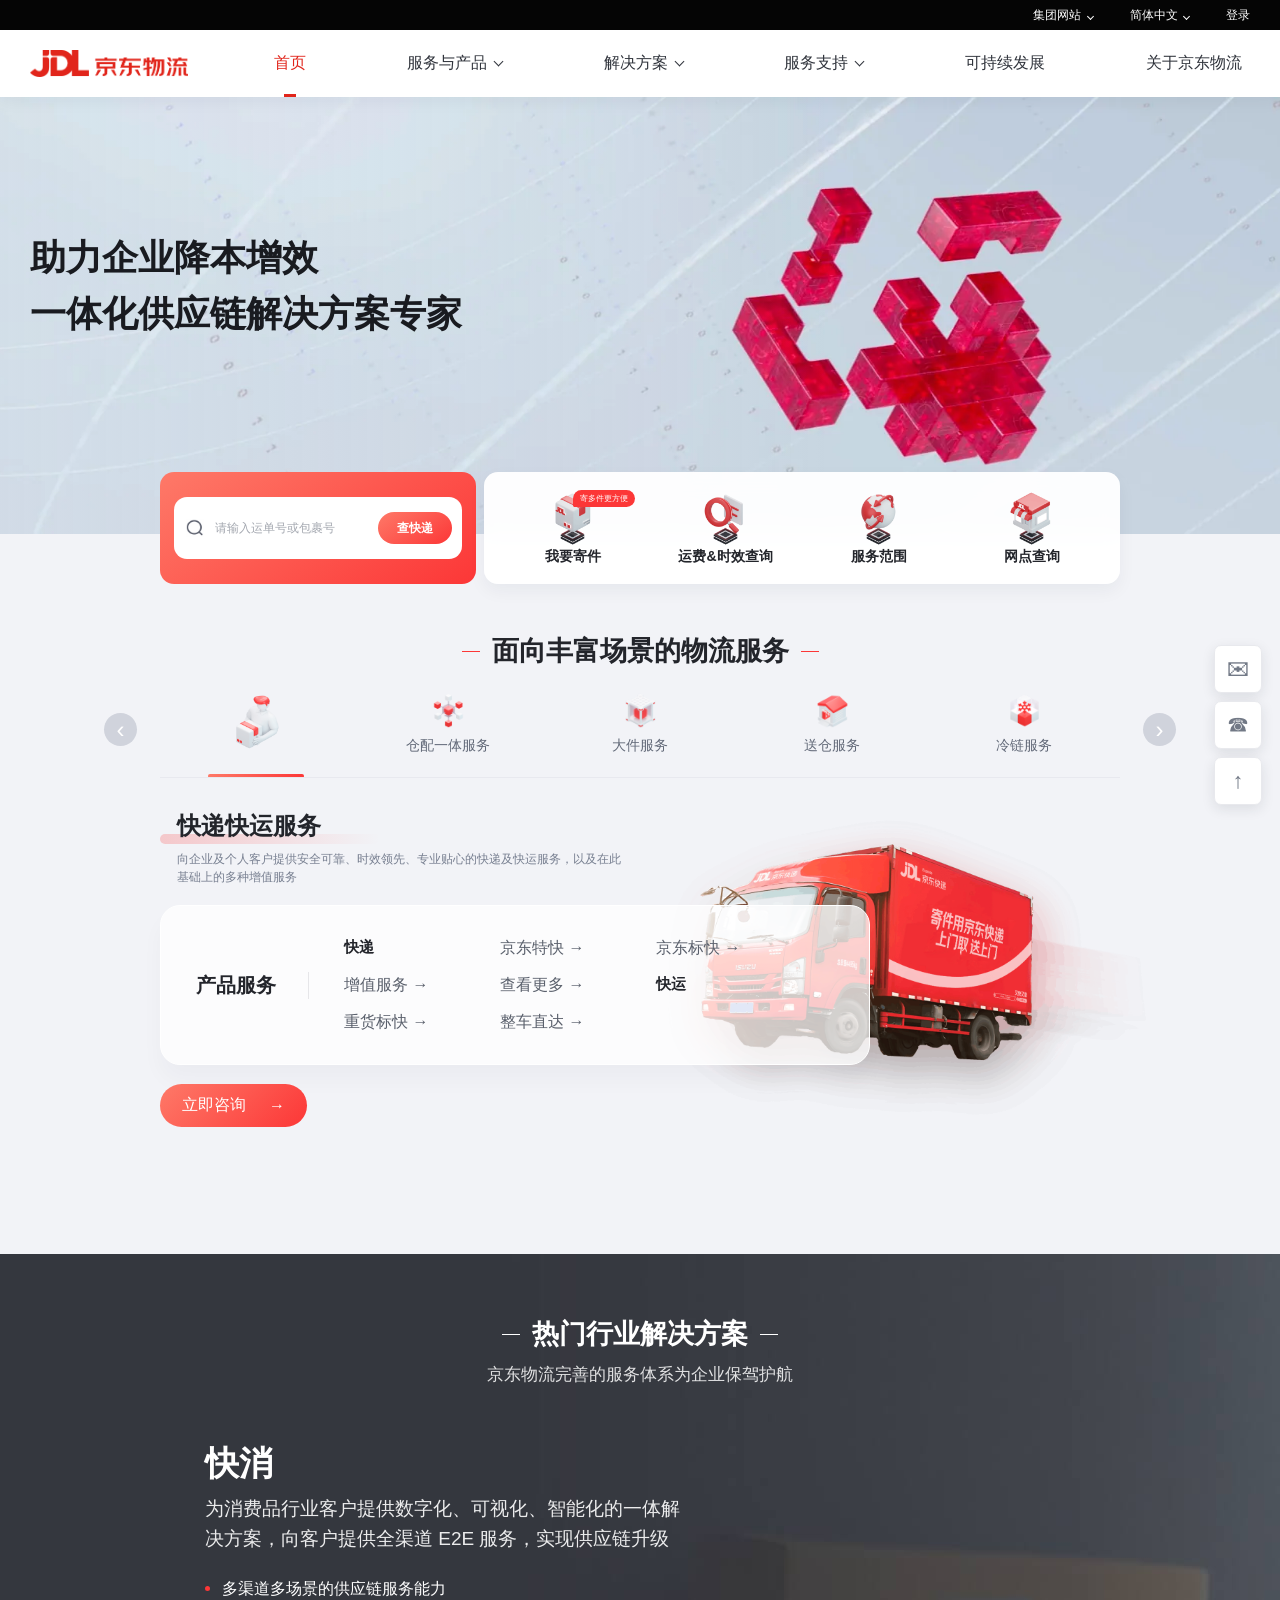
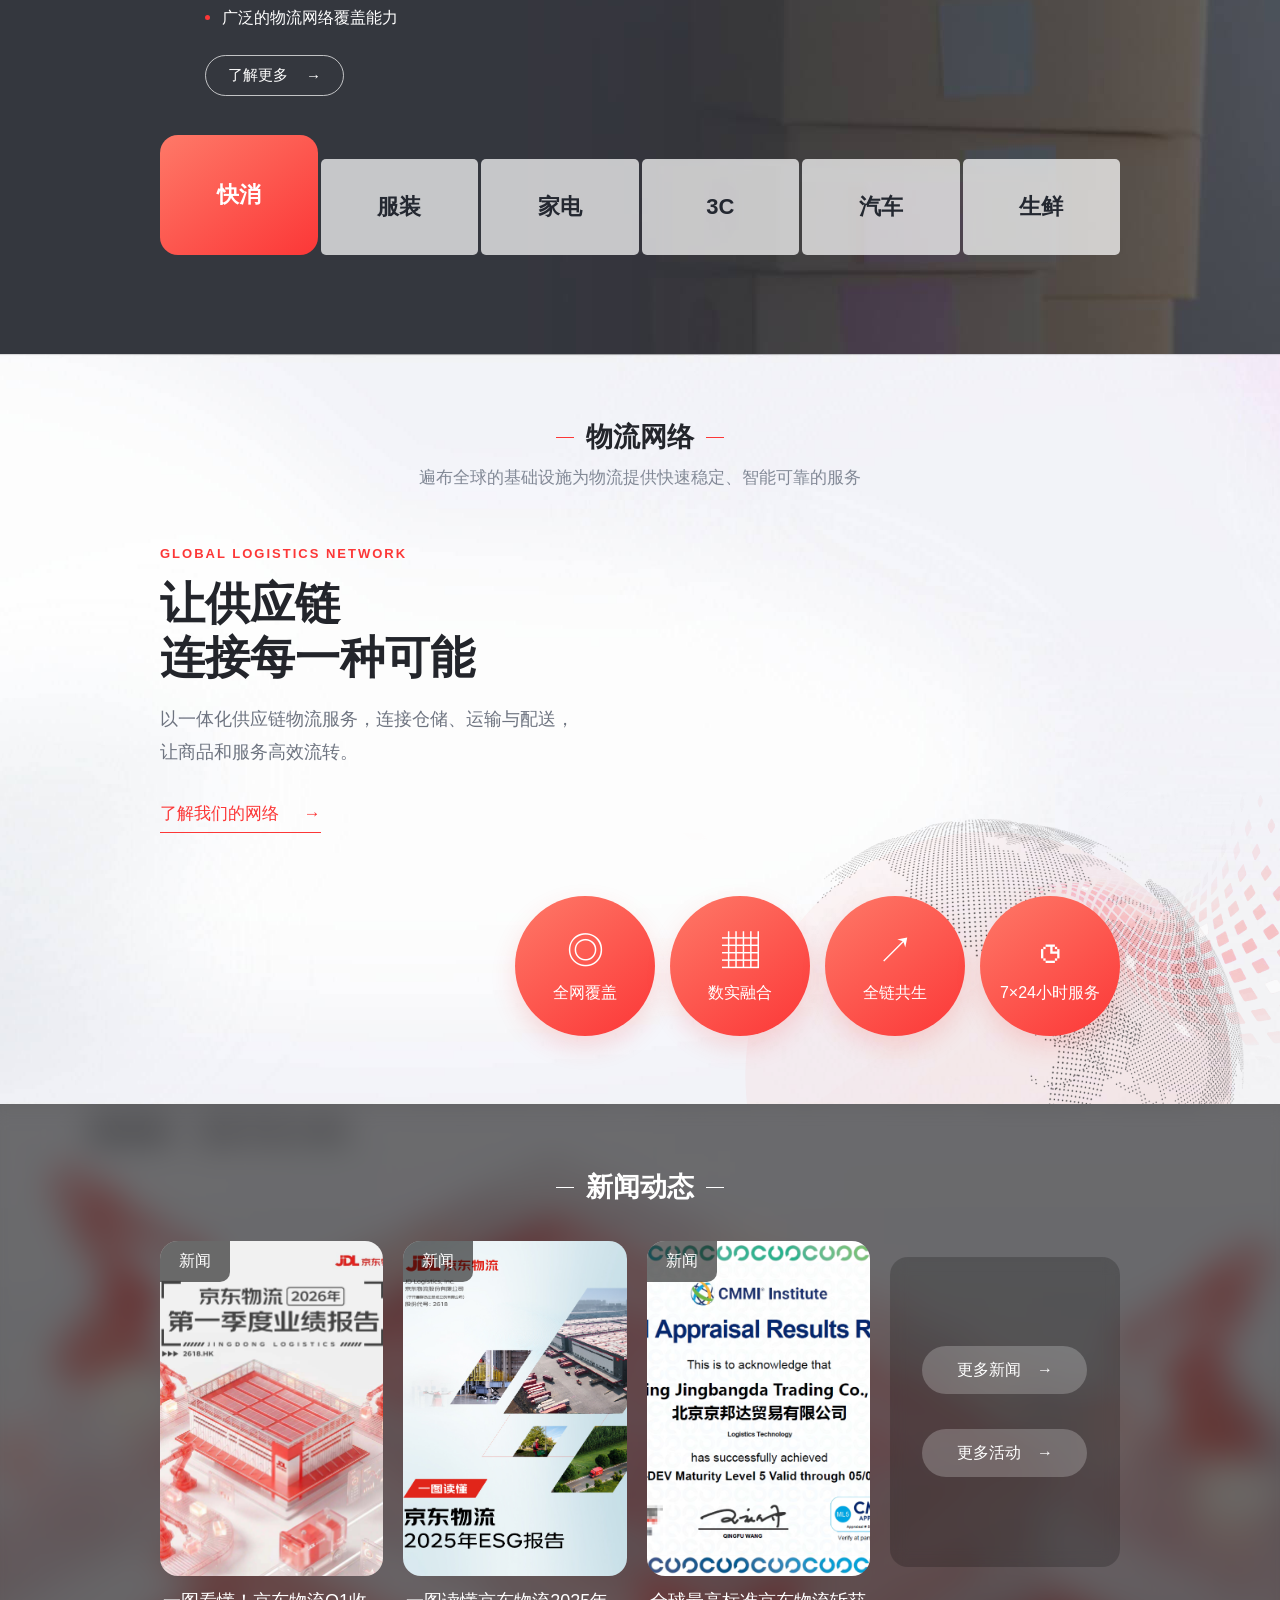
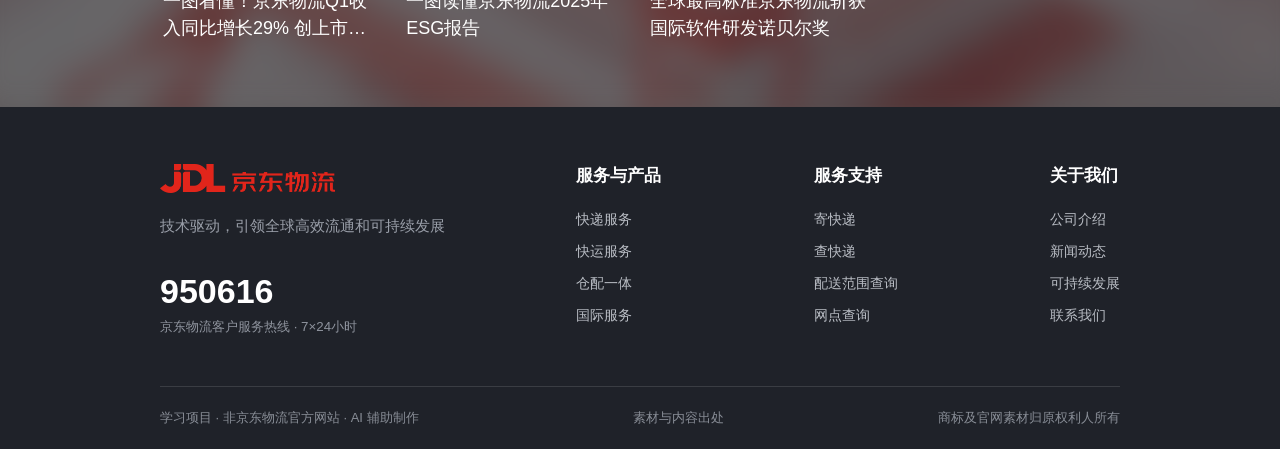
<file: index.html>
<!doctype html>
<html lang="zh-CN">
<head>
  <meta charset="utf-8">
  <meta name="viewport" content="width=device-width, initial-scale=1">
  <meta name="description" content="京东物流官方网站首页视觉复刻：物流服务、行业解决方案、运单查询与新闻动态。">
  <meta name="robots" content="noindex,nofollow">
  <title>京东物流｜省心高效</title>
  <link rel="icon" href="assets/logo.png">
  <link rel="stylesheet" href="styles.css">
  <link rel="stylesheet" href="calibration.css">
</head>
<body>
  <header class="site-header" id="top">
    <div class="topbar"><div class="header-width"><a href="https://www.jd.com/">集团网站 <i class="chevron"></i></a><span>简体中文 <i class="chevron"></i></span><a href="https://www.jdl.com/login">登录</a></div></div>
    <div class="header-inner header-width">
      <a class="brand" href="#top" aria-label="京东物流首页"><img src="assets/logo.png" alt="京东物流"></a>
      <button class="menu-toggle" type="button" aria-label="展开导航" aria-expanded="false"><span></span><span></span><span></span></button>
      <nav class="main-nav" aria-label="主导航">
        <a class="nav-item active" href="#top">首页</a>
        <div class="nav-group">
          <button class="nav-item nav-trigger" type="button" aria-expanded="false">服务与产品 <i class="chevron"></i></button>
          <div class="mega-menu">
            <div class="mega-inner container">
              <div><h3>企业服务</h3><p>物流服务</p><a href="https://www.jdl.com/express/">快递服务</a><a href="https://www.jdl.com/freight/">快运服务</a><a href="https://www.jdl.com/supplyChain/">仓配一体</a><a href="https://www.jdl.com/bulky/">大件服务</a></div>
              <div><h3>&nbsp;</h3><p>&nbsp;</p><a href="https://www.jdl.com/reachWarehouse/">送仓服务</a><a href="https://www.jdl.com/coldChain/">冷链服务</a><a href="https://www.jdl.com/medicine/">医药服务</a><a href="https://www.jdl.com/crossBorder/">国际服务</a></div>
              <div><h3>物流科技</h3><p>技术驱动</p><a href="https://www.jdl.com/technology/intelligentWarehouse/">智能仓储</a><a href="https://www.jdl.com/technology/intelligentPark/">智能物流园区</a><a href="https://www.jdl.com/technology/digitizedSupplyChain/">数智化供应链</a></div>
              <div><h3>个人服务</h3><p>便捷寄递</p><a href="https://www.jdl.com/express/">寄快递</a><a href="https://www.jdl.com/freight/">发重货</a><a href="https://www.jdl.com/crossBorder/">寄国际</a><a href="https://www.jdl.com/servicePlus/">找服务</a></div>
            </div>
          </div>
        </div>
        <div class="nav-group">
          <button class="nav-item nav-trigger" type="button" aria-expanded="false">解决方案 <i class="chevron"></i></button>
          <div class="mega-menu compact"><div class="mega-inner container"><div><h3>行业解决方案</h3><a href="https://www.jdl.com/consumerGoods/">消费品</a><a href="https://www.jdl.com/digital/">3C</a><a href="https://www.jdl.com/furnishings/">大家居</a></div><div><h3>&nbsp;</h3><a href="https://www.jdl.com/dress/">服饰</a><a href="https://www.jdl.com/homeAppliances/">家电</a><a href="https://www.jdl.com/carService/">汽车</a></div><div><h3>成功案例</h3><a href="https://www.jdl.com/solution/consumerGoods/">消费品行业</a><a href="https://www.jdl.com/solution/industrialProducts/">工业品行业</a><a href="https://www.jdl.com/solution/vehicle/">汽车行业</a></div></div></div>
        </div>
        <div class="nav-group">
          <button class="nav-item nav-trigger" type="button" aria-expanded="false">服务支持 <i class="chevron"></i></button>
          <div class="mega-menu compact"><div class="mega-inner container"><div><h3>寄件服务</h3><a href="https://www.jdl.com/send/sendSingleEntry/?isCnet=1">个人寄件</a><a href="https://www.jdl.com/cnetRoute/batchIndex">批量下单</a></div><div><h3>查询服务</h3><a href="https://www.jdl.com/orderSearch">运单查询</a><a href="https://www.jdl.com/aging-page">运费时效查询</a><a href="https://www.jdl.com/network">网点查询</a></div><div><h3>商家服务</h3><a href="https://wl.jdl.com/">商家工作台</a><a href="https://cloud.jdl.com/">开放平台</a></div></div></div>
        </div>
        <a class="nav-item" href="https://www.jdl.com/esg/">可持续发展</a>
        <a class="nav-item" href="https://www.jdl.com/profile/">关于京东物流</a>
      </nav>
    </div>
  </header>

  <main>
    <section class="hero" aria-labelledby="hero-title">
      <div class="hero-image"></div><div class="hero-wash"></div>
      <div class="header-width hero-content"><p class="hero-kicker">京东物流 · 让世界智慧流动</p><h1 id="hero-title">助力企业降本增效<br>一体化供应链解决方案专家</h1><p class="hero-subtitle">以技术驱动供应链创新，让每一份托付都安心抵达</p><a class="outline-button" href="https://www.jdl.com/profile/">了解京东物流 <span>↗</span></a></div>
      <div class="hero-pagination" aria-label="首页轮播图"><button type="button" class="on" aria-label="第1张轮播图"></button><button type="button" aria-label="第2张轮播图"></button><button type="button" aria-label="第3张轮播图"></button></div>
    </section>

    <section class="waybill container" aria-label="快捷服务">
      <form class="waybill-search" id="waybill-form"><label for="waybill-number">查快递</label><div class="search-box"><img src="assets/icon-search.png" alt=""><input id="waybill-number" type="text" placeholder="请输入运单号或包裹号" autocomplete="off"><button class="clear-input" type="button" aria-label="清空运单号">×</button></div><div class="search-bottom"><span id="search-error" role="alert"></span><button class="search-submit" type="submit">查快递 <span>→</span></button></div></form>
      <div class="quick-links"><a href="https://www.jdl.com/send/sendSingleEntry/?isCnet=1"><img src="assets/icon-send.png" alt=""><span>我要寄件</span><em>寄多件更方便</em></a><a href="https://www.jdl.com/aging-page"><img src="assets/icon-aging.png" alt=""><span>运费&时效查询</span></a><a href="https://www.jdl.com/serve-range"><img src="assets/icon-serve.png" alt=""><span>服务范围</span></a><a href="https://www.jdl.com/network"><img src="assets/icon-network.png" alt=""><span>网点查询</span></a></div>
    </section>

    <section class="services" id="services"><div class="container"><h2 class="section-title">面向丰富场景的物流服务</h2><div class="service-tabs-wrap"><button class="tab-arrow left" type="button" aria-label="上一组服务">‹</button><div class="service-tabs" role="tablist" aria-label="物流服务类型"></div><button class="tab-arrow right" type="button" aria-label="下一组服务">›</button></div><div class="service-detail"><div class="service-copy"><div class="service-heading"><h3 id="service-title"></h3><p id="service-desc"></p></div><div class="service-card"><div class="card-label">产品服务</div><div class="service-products" id="service-products"></div></div><a class="red-button" id="service-link" href="https://www.jdl.com/express/">立即咨询 <span>→</span></a></div><img class="service-visual" src="assets/visual-express.png" alt="京东物流服务展示"></div></div></section>

    <section class="solutions" id="solutions"><div class="solutions-backdrop"></div><div class="container solutions-inner"><h2 class="section-title light">热门行业解决方案</h2><p class="section-subtitle light">京东物流完善的服务体系为企业保驾护航</p><div class="solution-copy"><h3 id="solution-title"></h3><p id="solution-desc"></p><ul id="solution-features"></ul><a id="solution-link" href="https://www.jdl.com/consumerGoods/">了解更多 <span>→</span></a></div><div class="solution-tabs" role="tablist" aria-label="行业解决方案"></div></div></section>

    <section class="network" id="network"><div class="container"><h2 class="section-title">物流网络</h2><p class="section-subtitle">遍布全球的基础设施为物流提供快速稳定、智能可靠的服务</p><div class="network-body"><div class="network-message"><span class="eyebrow">GLOBAL LOGISTICS NETWORK</span><h3>让供应链<br>连接每一种可能</h3><p>以一体化供应链物流服务，连接仓储、运输与配送，让商品和服务高效流转。</p><a href="https://www.jdl.com/profile/">了解我们的网络 <span>→</span></a></div><div class="network-features"><div><span>◎</span>全网覆盖</div><div><span>▦</span>数实融合</div><div><span>↗</span>全链共生</div><div><span>◷</span>7×24小时服务</div></div></div></div></section>

    <section class="news" id="news"><div class="news-backdrop"></div><div class="container news-inner"><h2 class="section-title light">新闻动态</h2><div class="news-grid"><a class="news-card" href="https://www.jdl.com/news/7633-content03331"><div class="news-picture"><img src="assets/news1.jpg" alt="京东物流一季度业绩新闻"><span>新闻</span></div><h3>一图看懂！京东物流Q1收入同比增长29% 创上市以来一季度最佳利润表现</h3></a><a class="news-card" href="https://www.jdl.com/news/7577-content03313"><div class="news-picture"><img src="assets/news2.jpg" alt="京东物流ESG报告新闻"><span>新闻</span></div><h3>一图读懂京东物流2025年ESG报告</h3></a><a class="news-card" href="https://www.jdl.com/news/7569-content03307"><div class="news-picture"><img src="assets/news3.jpg" alt="京东物流国际奖项新闻"><span>新闻</span></div><h3>全球最高标准京东物流斩获国际软件研发诺贝尔奖</h3></a><div class="news-more"><a href="https://www.jdl.com/news/list">更多新闻 <span>→</span></a><a href="https://www.jdl.com/activities">更多活动 <span>→</span></a></div></div></div></section>
  </main>

  <footer class="footer"><div class="container"><div class="footer-top"><div class="footer-contact"><img src="assets/logo.png" alt="京东物流"><p>技术驱动，引领全球高效流通和可持续发展</p><strong>950616</strong><small>京东物流客户服务热线 · 7×24小时</small></div><div class="footer-links"><div><h3>服务与产品</h3><a href="https://www.jdl.com/express/">快递服务</a><a href="https://www.jdl.com/freight/">快运服务</a><a href="https://www.jdl.com/supplyChain/">仓配一体</a><a href="https://www.jdl.com/crossBorder/">国际服务</a></div><div><h3>服务支持</h3><a href="https://www.jdl.com/send/sendSingleEntry/">寄快递</a><a href="https://www.jdl.com/orderSearch">查快递</a><a href="https://www.jdl.com/serve-range">配送范围查询</a><a href="https://www.jdl.com/network">网点查询</a></div><div><h3>关于我们</h3><a href="https://www.jdl.com/profile/">公司介绍</a><a href="https://www.jdl.com/news/list">新闻动态</a><a href="https://www.jdl.com/esg/">可持续发展</a><a href="https://www.jdl.com/contactUs">联系我们</a></div></div></div><div class="footer-bottom"><span>学习项目 · 非京东物流官方网站 · AI 辅助制作</span><a href="sources.html">素材与内容出处</a><span>商标及官网素材归原权利人所有</span></div></div></footer>
  <div class="float-actions"><a href="https://www.jdl.com/contactUs" title="联系京东物流">✉<span>合作咨询</span></a><a href="tel:950616" title="客服热线">☎<span>950616</span></a><button type="button" id="back-top" title="返回顶部">↑</button></div>
  <script src="app.js"></script>
</body>
</html>
</file>
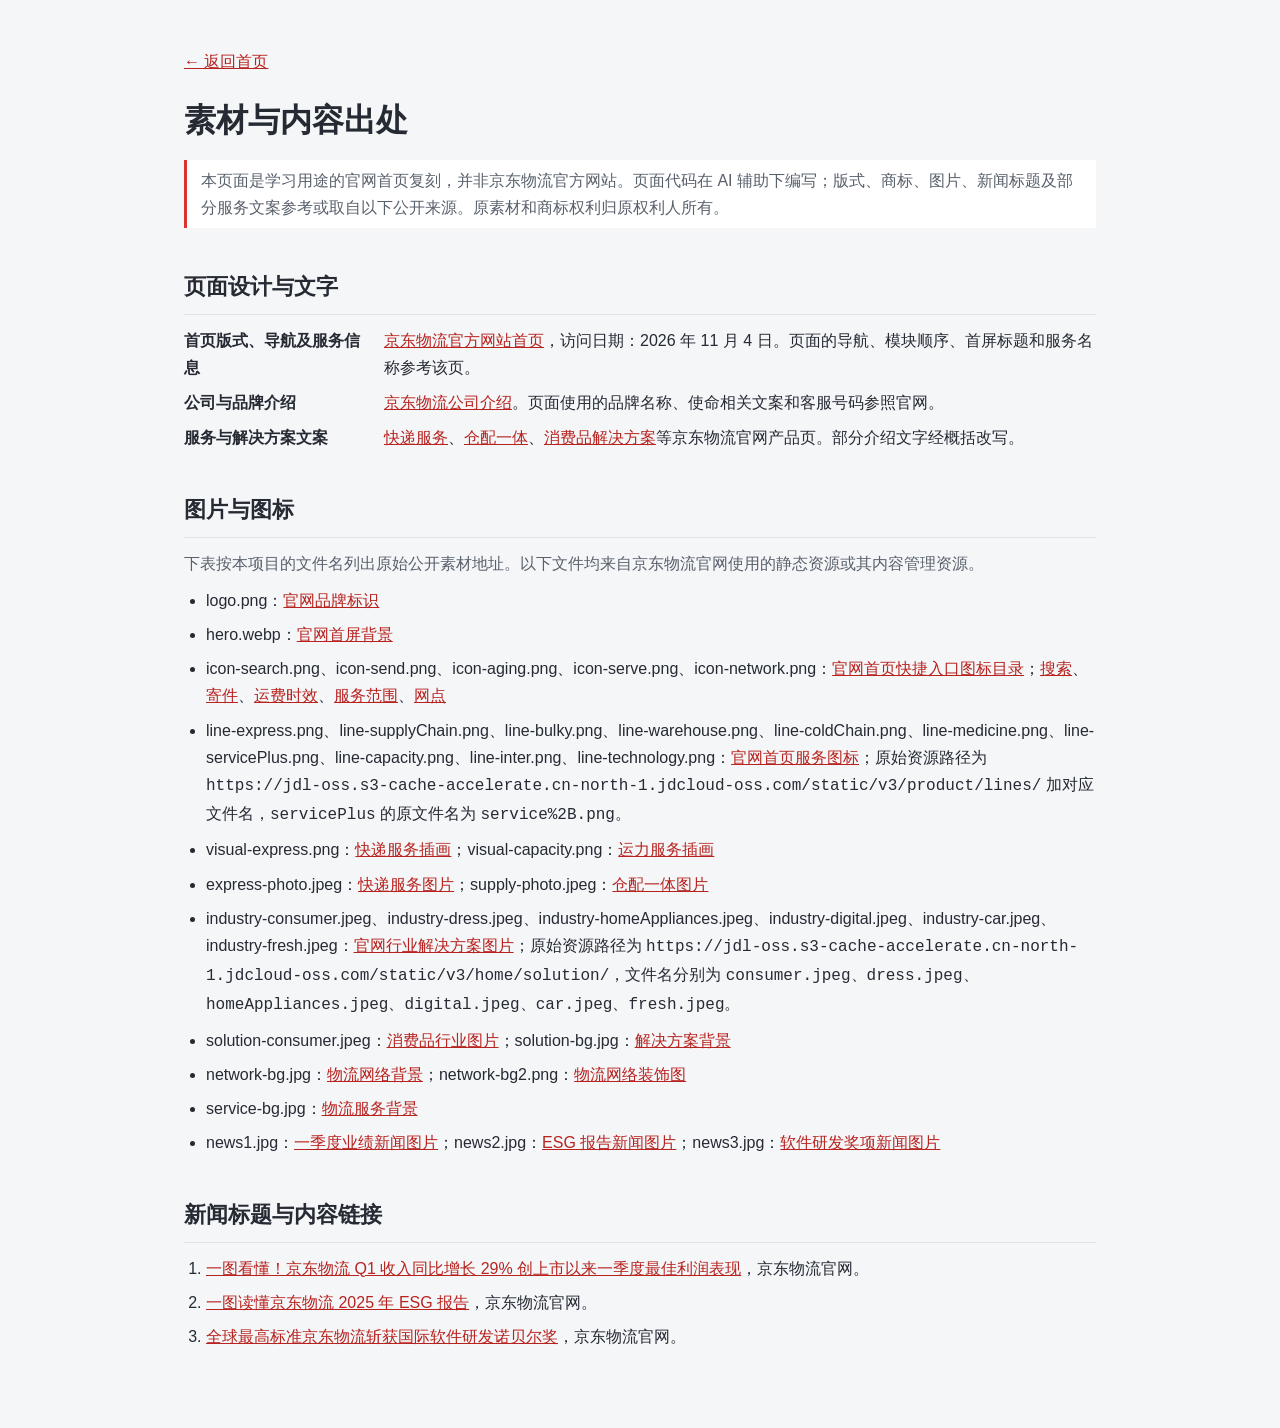
<file: sources.html>
<!doctype html>
<html lang="zh-CN">
<head>
  <meta charset="utf-8">
  <meta name="viewport" content="width=device-width, initial-scale=1">
  <meta name="robots" content="noindex,nofollow">
  <title>素材与内容出处｜京东物流首页复刻</title>
  <style>
    *{box-sizing:border-box}body{margin:0;background:#f5f6f8;color:#252a33;font:16px/1.7 "Microsoft YaHei",Arial,sans-serif}
    main{max-width:960px;margin:auto;padding:48px 24px 80px}h1{font-size:32px;line-height:1.3;margin:0 0 18px}h2{font-size:22px;margin:40px 0 12px;border-bottom:1px solid #dfe2e7;padding-bottom:8px}
    p{margin:10px 0;color:#59616c}a{color:#b72420;overflow-wrap:anywhere}a:hover{text-decoration:none}
    .back{display:inline-block;margin-bottom:25px}.source-list{padding-left:22px;margin:8px 0}.source-list li{margin:7px 0}
    .group{display:grid;grid-template-columns:180px 1fr;gap:8px 20px;margin:12px 0}.group dt{font-weight:700}.group dd{margin:0}
    .note{border-left:3px solid #dc332d;padding:7px 14px;background:#fff}
    @media(max-width:640px){main{padding:28px 16px 60px}h1{font-size:27px}.group{display:block}.group dt{margin-top:12px}}
  </style>
</head>
<body>
  <main>
    <a class="back" href="index.html">← 返回首页</a>
    <h1>素材与内容出处</h1>
    <p class="note">本页面是学习用途的官网首页复刻，并非京东物流官方网站。页面代码在 AI 辅助下编写；版式、商标、图片、新闻标题及部分服务文案参考或取自以下公开来源。原素材和商标权利归原权利人所有。</p>

    <h2>页面设计与文字</h2>
    <dl class="group">
      <dt>首页版式、导航及服务信息</dt><dd><a href="https://www.jdl.com/">京东物流官方网站首页</a>，访问日期：2026 年 11 月 4 日。页面的导航、模块顺序、首屏标题和服务名称参考该页。</dd>
      <dt>公司与品牌介绍</dt><dd><a href="https://www.jdl.com/profile/">京东物流公司介绍</a>。页面使用的品牌名称、使命相关文案和客服号码参照官网。</dd>
      <dt>服务与解决方案文案</dt><dd><a href="https://www.jdl.com/express/">快递服务</a>、<a href="https://www.jdl.com/supplyChain/">仓配一体</a>、<a href="https://www.jdl.com/consumerGoods/">消费品解决方案</a>等京东物流官网产品页。部分介绍文字经概括改写。</dd>
    </dl>

    <h2>图片与图标</h2>
    <p>下表按本项目的文件名列出原始公开素材地址。以下文件均来自京东物流官网使用的静态资源或其内容管理资源。</p>
    <ul class="source-list">
      <li>logo.png：<a href="https://jdl-oss.s3-cache-accelerate.cn-north-1.jdcloud-oss.com/static/images/home/logo-s.png">官网品牌标识</a></li>
      <li>hero.webp：<a href="https://jdl-oss.s3-cache-accelerate.cn-north-1.jdcloud-oss.com/static/video/logistic/static_video_logistic_homeBanner.webp">官网首屏背景</a></li>
      <li>icon-search.png、icon-send.png、icon-aging.png、icon-serve.png、icon-network.png：<a href="https://jdl-oss.s3-cache-accelerate.cn-north-1.jdcloud-oss.com/static/v3/home/">官网首页快捷入口图标目录</a>；<a href="https://jdl-oss.s3-cache-accelerate.cn-north-1.jdcloud-oss.com/static/v3/home/icon-search.png">搜索</a>、<a href="https://jdl-oss.s3-cache-accelerate.cn-north-1.jdcloud-oss.com/static/v3/home/icon-send.png">寄件</a>、<a href="https://jdl-oss.s3-cache-accelerate.cn-north-1.jdcloud-oss.com/static/v3/home/icon-aging.png">运费时效</a>、<a href="https://jdl-oss.s3-cache-accelerate.cn-north-1.jdcloud-oss.com/static/v3/home/icon-serve.png">服务范围</a>、<a href="https://jdl-oss.s3-cache-accelerate.cn-north-1.jdcloud-oss.com/static/v3/home/icon-network.png">网点</a></li>
      <li>line-express.png、line-supplyChain.png、line-bulky.png、line-warehouse.png、line-coldChain.png、line-medicine.png、line-servicePlus.png、line-capacity.png、line-inter.png、line-technology.png：<a href="https://www.jdl.com/">官网首页服务图标</a>；原始资源路径为 <code>https://jdl-oss.s3-cache-accelerate.cn-north-1.jdcloud-oss.com/static/v3/product/lines/</code> 加对应文件名，<code>servicePlus</code> 的原文件名为 <code>service%2B.png</code>。</li>
      <li>visual-express.png：<a href="https://jdl-oss.s3-cache-accelerate.cn-north-1.jdcloud-oss.com/static/v4/home/service/express.png">快递服务插画</a>；visual-capacity.png：<a href="https://jdl-oss.s3-cache-accelerate.cn-north-1.jdcloud-oss.com/static/v4/home/service/capacity.png">运力服务插画</a></li>
      <li>express-photo.jpeg：<a href="https://jdl-oss.s3-cache-accelerate.cn-north-1.jdcloud-oss.com/static/v3/product/express/express-pc.jpeg">快递服务图片</a>；supply-photo.jpeg：<a href="https://jdl-oss.s3-cache-accelerate.cn-north-1.jdcloud-oss.com/static/v3/product/supplyChain/supply-chain-pc.jpeg">仓配一体图片</a></li>
      <li>industry-consumer.jpeg、industry-dress.jpeg、industry-homeAppliances.jpeg、industry-digital.jpeg、industry-car.jpeg、industry-fresh.jpeg：<a href="https://www.jdl.com/">官网行业解决方案图片</a>；原始资源路径为 <code>https://jdl-oss.s3-cache-accelerate.cn-north-1.jdcloud-oss.com/static/v3/home/solution/</code>，文件名分别为 <code>consumer.jpeg</code>、<code>dress.jpeg</code>、<code>homeAppliances.jpeg</code>、<code>digital.jpeg</code>、<code>car.jpeg</code>、<code>fresh.jpeg</code>。</li>
      <li>solution-consumer.jpeg：<a href="https://jdl-oss.s3-cache-accelerate.cn-north-1.jdcloud-oss.com/static/v3/home/solution/consumer-small.jpeg">消费品行业图片</a>；solution-bg.jpg：<a href="https://jdl-oss.s3-cache-accelerate.cn-north-1.jdcloud-oss.com/static/v3/home/solution/solutions-big-bg.jpg">解决方案背景</a></li>
      <li>network-bg.jpg：<a href="https://jdl-oss.s3-cache-accelerate.cn-north-1.jdcloud-oss.com/static/v3/home/network/network-bg.jpg">物流网络背景</a>；network-bg2.png：<a href="https://jdl-oss.s3-cache-accelerate.cn-north-1.jdcloud-oss.com/static/v3/home/network/network-bg2.png">物流网络装饰图</a></li>
      <li>service-bg.jpg：<a href="https://jdl-oss.s3-cache-accelerate.cn-north-1.jdcloud-oss.com/static/v3/home/service/service-big-bg.jpg">物流服务背景</a></li>
      <li>news1.jpg：<a href="https://jdl-cms-pro.s3-cache-accelerate.cn-north-1.jdcloud-oss.com/image-1778584332412.jpg">一季度业绩新闻图片</a>；news2.jpg：<a href="https://jdl-cms-pro.s3-cache-accelerate.cn-north-1.jdcloud-oss.com/image-1777116909686.jpg">ESG 报告新闻图片</a>；news3.jpg：<a href="https://jdl-cms-pro.s3-cache-accelerate.cn-north-1.jdcloud-oss.com/image-1777084969983.jpg">软件研发奖项新闻图片</a></li>
    </ul>

    <h2>新闻标题与内容链接</h2>
    <ol class="source-list">
      <li><a href="https://www.jdl.com/news/7633-content03331">一图看懂！京东物流 Q1 收入同比增长 29% 创上市以来一季度最佳利润表现</a>，京东物流官网。</li>
      <li><a href="https://www.jdl.com/news/7577-content03313">一图读懂京东物流 2025 年 ESG 报告</a>，京东物流官网。</li>
      <li><a href="https://www.jdl.com/news/7569-content03307">全球最高标准京东物流斩获国际软件研发诺贝尔奖</a>，京东物流官网。</li>
    </ol>
  </main>
</body>
</html>
</file>
<file: styles.css>
:root{--red:#e1251b;--red2:#fc3737;--ink:#23252b;--muted:#7e8492;--width:1364px}*{box-sizing:border-box}html{scroll-behavior:smooth}body{margin:0;color:var(--ink);font-family:"PingFang SC","Microsoft YaHei","Noto Sans CJK SC",Arial,sans-serif;font-size:16px;background:#fff}button,input{font:inherit}button{cursor:pointer}a{color:inherit;text-decoration:none}img{max-width:100%}.container{width:min(var(--width),calc(100% - 64px));margin-inline:auto}
.site-header{height:76px;position:fixed;z-index:50;top:0;left:0;right:0;background:rgba(255,255,255,.97);box-shadow:0 2px 18px rgba(28,34,50,.06);transition:background .25s,box-shadow .25s}.site-header.scrolled{background:#fff;box-shadow:0 4px 22px rgba(28,34,50,.1)}.header-inner{height:100%;display:flex;align-items:center;gap:36px}.brand{flex:none;display:flex;align-items:center}.brand img{width:170px;height:auto;display:block}.main-nav{height:100%;display:flex;align-items:center;gap:0;flex:1;justify-content:space-between}.nav-group{height:100%;display:flex;align-items:center}.nav-item{height:100%;display:inline-flex;align-items:center;justify-content:center;padding:0 12px;border:0;background:none;white-space:nowrap;font-size:16px;color:#30343c;position:relative}.nav-item:hover,.nav-item.active,.nav-group.open>.nav-item{color:var(--red)}.nav-item.active:after,.nav-item:hover:after,.nav-group.open>.nav-item:after{position:absolute;content:"";bottom:0;left:18px;right:18px;height:3px;background:var(--red)}.chevron{display:inline-block;width:7px;height:7px;border-right:1.5px solid currentColor;border-bottom:1.5px solid currentColor;transform:rotate(45deg);margin:-4px 0 0 8px}.header-actions{height:100%;display:flex;align-items:center;gap:18px;white-space:nowrap;font-size:13px;color:#535864}.header-actions>a:first-child{padding:9px 17px;border:1px solid #e7e8eb;border-radius:20px}.header-actions>a:hover{color:var(--red)}.header-actions>span{cursor:pointer}.mega-menu{display:none;position:absolute;left:0;right:0;top:76px;background:#fff;box-shadow:0 20px 30px rgba(0,0,0,.11);border-top:1px solid #eee}.nav-group:hover .mega-menu,.nav-group:focus-within .mega-menu,.nav-group.open .mega-menu{display:block}.mega-inner{display:flex;gap:90px;padding:32px 14px 42px}.mega-inner>div{min-width:145px;display:flex;flex-direction:column;gap:13px}.mega-inner h3{margin:0;font-size:17px;color:#242832}.mega-inner p{margin:5px 0 0;color:#a5a8b0;font-size:13px}.mega-inner a{font-size:14px;color:#6d7280}.mega-inner a:hover{color:var(--red)}.mega-menu.compact .mega-inner{gap:130px}.menu-toggle{display:none}
.hero{height:625px;margin-top:76px;position:relative;overflow:hidden;background:#d9e5ee}.hero-image,.hero-wash{position:absolute;inset:0}.hero-image{background:#dfe9f1 url("assets/hero.webp") center center/cover no-repeat;animation:hero-arrive 1s ease both}.hero-wash{background:linear-gradient(90deg,rgba(223,233,241,.4) 0%,rgba(223,233,241,.15) 52%,transparent 100%)}@keyframes hero-arrive{from{transform:scale(1.04);opacity:.7}to{transform:scale(1);opacity:1}}.hero-content{height:100%;position:relative;z-index:1;display:flex;flex-direction:column;align-items:flex-start;justify-content:center;padding-bottom:45px}.hero-kicker{font-size:20px;letter-spacing:2px;font-weight:600;margin:0 0 20px;color:#323842}.hero h1{font-size:50px;line-height:1.34;letter-spacing:1px;margin:0;color:#1f2530;font-weight:700}.hero-subtitle{font-size:20px;color:#4e5661;margin:22px 0 34px}.outline-button{border:1px solid rgba(33,41,52,.55);height:48px;min-width:178px;padding:0 22px;display:inline-flex;align-items:center;justify-content:space-between;gap:22px;border-radius:25px;font-size:15px;transition:.2s}.outline-button:hover{background:var(--red);border-color:var(--red);color:#fff}.hero-pagination{position:absolute;z-index:2;bottom:112px;left:50%;display:flex;gap:8px;transform:translateX(-50%)}.hero-pagination span{width:23px;height:4px;border-radius:4px;background:#c2c9d2}.hero-pagination .on{width:42px;background:var(--red)}
.hero{height:625px;margin-top:76px;position:relative;overflow:hidden;background:#d9e5ee}.hero-image,.hero-wash{position:absolute;inset:0}.hero-image{background:#dfe9f1 url("assets/hero.webp") center center/cover no-repeat;animation:hero-arrive 1s ease both}.hero-wash{background:linear-gradient(90deg,rgba(223,233,241,.4) 0%,rgba(223,233,241,.15) 52%,transparent 100%)}@keyframes hero-arrive{from{transform:scale(1.04);opacity:.7}to{transform:scale(1);opacity:1}}.hero-content{height:100%;position:relative;z-index:1;display:flex;flex-direction:column;align-items:flex-start;justify-content:center;padding-bottom:45px}.hero-kicker{font-size:20px;letter-spacing:2px;font-weight:600;margin:0 0 20px;color:#323842}.hero h1{font-size:50px;line-height:1.34;letter-spacing:1px;margin:0;color:#1f2530;font-weight:700}.hero-subtitle{font-size:20px;color:#4e5661;margin:22px 0 34px}.outline-button{border:1px solid rgba(33,41,52,.55);height:48px;min-width:178px;padding:0 22px;display:inline-flex;align-items:center;justify-content:space-between;gap:22px;border-radius:25px;font-size:15px;transition:.2s}.outline-button:hover{background:var(--red);border-color:var(--red);color:#fff}.hero-pagination{position:absolute;z-index:2;bottom:112px;left:50%;display:flex;gap:8px;transform:translateX(-50%)}.hero-pagination button{width:23px;height:4px;padding:0;border:0;border-radius:4px;background:#c2c9d2}.hero-pagination .on{width:42px;background:var(--red)}
.waybill{position:relative;z-index:3;display:grid;grid-template-columns:450px 1fr;gap:12px;min-height:160px;margin-top:-88px;margin-bottom:-72px}.waybill-search{position:relative;background:linear-gradient(145deg,#fe7968,#fc3737);border-radius:20px;padding:17px 18px;color:#fff;box-shadow:0 15px 28px rgba(194,58,48,.13)}.waybill-search>label{display:block;font-size:21px;font-weight:600;margin-bottom:10px}.search-box{background:#fff;border-radius:10px;display:flex;align-items:center;height:48px;padding:0 12px;gap:9px}.search-box img{width:20px;height:20px;object-fit:contain}.search-box input{flex:1;width:0;border:0;outline:0;color:#30343c;font-size:16px}.search-box input::placeholder{color:#a4a8b0}.clear-input{border:0;background:none;color:#989da6;font-size:23px;line-height:1;display:none}.clear-input.visible{display:block}.search-bottom{display:flex;align-items:center;justify-content:space-between;margin-top:7px;min-height:28px}.search-bottom>span{font-size:12px}.search-submit{border:0;background:#fff;color:var(--red2);font-size:15px;font-weight:600;border-radius:17px;padding:6px 18px}.search-submit span{padding-left:10px}.quick-links{display:flex;align-items:center;padding:16px 18px;background:rgba(255,255,255,.95);border-radius:20px;box-shadow:0 16px 26px rgba(25,35,65,.07);backdrop-filter:blur(10px)}.quick-links a{position:relative;flex:1;display:flex;align-items:center;flex-direction:column;gap:5px;text-align:center;font-size:19px;font-weight:600;color:#23252b;white-space:nowrap}.quick-links a+a:before{content:"";position:absolute;left:0;top:42px;height:32px;border-left:1px solid #eceef2}.quick-links a:hover{color:var(--red)}.quick-links img{height:74px;width:74px;object-fit:contain;transition:transform .25s}.quick-links a:hover img{transform:translateY(-6px)}.quick-links em{position:absolute;left:59%;top:3px;background:var(--red2);color:#fff;font-style:normal;font-size:10px;font-weight:400;padding:3px 7px;border-radius:12px 12px 12px 2px}
.section-title{text-align:center;font-size:38px;line-height:1.35;font-weight:700;margin:0;color:#23252b}.section-subtitle{text-align:center;color:#828996;font-size:17px;margin:11px 0 0}.section-title.light,.section-subtitle.light{color:#fff}.section-subtitle.light{opacity:.85}.services{padding:150px 0 70px;min-height:820px;background:#f2f3f7 url("assets/service-bg.jpg") center center/cover no-repeat}.service-tabs-wrap{position:relative;margin-top:36px}.service-tabs{display:flex;overflow-x:auto;scrollbar-width:none;scroll-behavior:smooth;border-bottom:1px solid rgba(180,185,195,.3)}.service-tabs::-webkit-scrollbar{display:none}.service-tab{position:relative;flex:0 0 20%;min-width:170px;border:0;background:none;height:148px;padding:10px 12px 24px;color:#626978;font-size:19px;white-space:nowrap}.service-tab img{width:68px;height:68px;object-fit:contain;display:block;margin:0 auto 9px;transition:transform .25s}.service-tab:hover,.service-tab.active{color:#242831}.service-tab.active img{transform:scale(1.15)}.service-tab.active:after{content:"";position:absolute;bottom:-1px;left:25%;width:50%;height:4px;border-radius:4px;background:linear-gradient(90deg,#fe7968,#fc3737)}.tab-arrow{position:absolute;z-index:1;top:40px;width:42px;height:42px;border:0;border-radius:50%;background:#d0d3dc;color:#fff;font-size:30px;line-height:1}.tab-arrow.left{left:-52px}.tab-arrow.right{right:-52px}.tab-arrow:hover{background:var(--red2)}.service-detail{position:relative;min-height:355px;margin-top:37px}.service-copy{position:relative;z-index:1;max-width:840px}.service-heading{padding-left:17px;position:relative}.service-heading:before{content:"";position:absolute;left:0;top:24px;width:220px;height:10px;background:linear-gradient(90deg,rgba(252,55,55,.23),transparent);border-radius:6px}.service-heading h3{position:relative;font-size:32px;margin:0;font-weight:700}.service-heading p{font-size:16px;color:#777f90;line-height:1.7;max-width:590px;margin:12px 0 19px}.service-card{display:flex;align-items:center;gap:35px;width:min(845px,100%);min-height:170px;background:rgba(255,255,255,.75);border:1px solid #fff;border-radius:20px;padding:26px 35px;box-shadow:0 15px 22px rgba(30,35,60,.03)}.card-label{font-size:20px;font-weight:700;min-width:105px;border-right:1px solid #e6e6e9;padding-right:32px}.service-products{display:grid;grid-template-columns:repeat(3,minmax(130px,1fr));gap:16px 26px}.service-products a{font-size:16px;color:#5a606c}.service-products a:hover{color:var(--red)}.red-button{display:inline-flex;gap:23px;align-items:center;margin-top:19px;height:43px;padding:0 22px;border-radius:25px;background:linear-gradient(135deg,#fe7968,#fc3737);color:#fff;font-size:16px}.red-button:hover{box-shadow:0 8px 15px rgba(252,55,55,.25)}.service-visual{position:absolute;right:0;bottom:-35px;width:42%;max-height:350px;object-fit:contain;object-position:right bottom;pointer-events:none;filter:drop-shadow(0 15px 20px rgba(63,70,94,.07))}
.solutions{position:relative;min-height:700px;background:#303847;overflow:hidden}.solutions-backdrop{position:absolute;inset:0;background:linear-gradient(90deg,rgba(20,28,43,.69),rgba(25,31,43,.34)),url("assets/solution-consumer.jpeg") center 39%/cover no-repeat;transition:background-image .35s}.solutions-inner{position:relative;padding-top:62px;min-height:700px}.solution-copy{margin-top:55px;padding-left:45px;color:#fff;max-width:520px}.solution-copy h3{font-size:34px;line-height:1.3;margin:0 0 8px}.solution-copy p{font-size:19px;line-height:1.6;margin:0 0 21px;color:rgba(255,255,255,.9)}.solution-copy ul{list-style:none;padding:0;margin:0}.solution-copy li{font-size:16px;line-height:1.8}.solution-copy li:before{content:"";display:inline-block;width:5px;height:5px;border-radius:50%;background:var(--red2);margin-right:12px;vertical-align:3px}.solution-copy>a{display:inline-flex;gap:18px;align-items:center;padding:10px 22px;border:1px solid rgba(255,255,255,.7);border-radius:25px;margin-top:22px;font-size:15px}.solution-copy>a:hover{background:#fff;color:#242831}.solution-tabs{position:absolute;left:0;right:0;bottom:75px;display:flex;gap:3px}.solution-tab{flex:1;min-width:0;height:96px;border:0;border-radius:5px;background:rgba(255,255,255,.72);color:#242831;font-size:22px;font-weight:600;transition:all .25s}.solution-tab:hover{background:#fff}.solution-tab.active{color:#fff;background:linear-gradient(145deg,#fe7968,#fc3737);height:120px;transform:translateY(-24px);border-radius:18px}.solution-tab span{display:block;font-size:13px;font-weight:400;margin-top:7px;opacity:.95}
.network{position:relative;background:#fafbfe url("assets/network-bg.jpg") center/cover no-repeat;padding:65px 0 40px;overflow:hidden}.network:before{content:"";position:absolute;right:0;bottom:0;width:50%;height:85%;background:url("assets/network-bg2.png") right bottom/contain no-repeat;pointer-events:none}.network>.container{position:relative}.network-body{position:relative;min-height:520px;margin-top:55px}.network-message{max-width:430px;position:relative;z-index:1}.eyebrow{font-size:13px;letter-spacing:2px;color:var(--red2);font-weight:700}.network-message h3{font-size:45px;line-height:1.2;margin:15px 0 17px}.network-message p{font-size:18px;line-height:1.8;color:#6e7480}.network-message a{display:inline-block;border-bottom:1px solid var(--red2);padding-bottom:7px;color:var(--red2);font-size:17px;margin-top:16px}.network-message a span{margin-left:20px}.network-features{position:absolute;right:0;bottom:28px;display:flex;gap:15px}.network-features div{width:140px;height:140px;border-radius:50%;background:linear-gradient(145deg,#fe7968,#fc3737);box-shadow:0 11px 25px rgba(251,68,60,.17);color:#fff;display:flex;flex-direction:column;align-items:center;justify-content:center;font-size:16px;text-align:center}.network-features span{font-size:37px;line-height:1.2;margin-bottom:9px;font-weight:200}
.news{position:relative;min-height:600px;background:#555;overflow:hidden}.news-backdrop{position:absolute;inset:0;background:linear-gradient(rgba(42,42,46,.67),rgba(42,42,46,.7)),url("assets/news1.jpg") center/cover no-repeat;filter:blur(16px);transform:scale(1.05);transition:background-image .25s}.news-inner{position:relative;padding:65px 0}.news-grid{display:grid;grid-template-columns:repeat(3,1fr) 230px;gap:20px;margin-top:35px}.news-card{min-width:0;color:#fff}.news-picture{position:relative;height:335px;border-radius:18px;overflow:hidden;background:#bbb}.news-picture img{height:100%;width:100%;object-fit:cover;transition:transform .35s}.news-card:hover img{transform:scale(1.08)}.news-picture span{position:absolute;left:0;top:0;padding:10px 19px;background:rgba(0,0,0,.56);border-radius:0 0 10px 0}.news-card h3{font-size:18px;line-height:1.5;font-weight:500;margin:12px 3px 0;display:-webkit-box;-webkit-box-orient:vertical;-webkit-line-clamp:2;overflow:hidden}.news-more{height:310px;align-self:start;margin-top:16px;border-radius:18px;background:rgba(0,0,0,.2);display:flex;flex-direction:column;align-items:center;justify-content:center;gap:35px;backdrop-filter:blur(8px)}.news-more a{width:165px;height:48px;border-radius:25px;background:rgba(255,255,255,.22);display:flex;align-items:center;justify-content:center;gap:16px;color:#fff}.news-more a:hover{background:#fff;color:var(--red)}
.footer{background:#1f2229;color:#d1d2d5;padding:57px 0 22px}.footer-top{display:flex;gap:80px;padding-bottom:50px}.footer-contact{width:35%}.footer-contact img{width:175px}.footer-contact p{font-size:15px;color:#999ea8;margin:20px 0 35px}.footer-contact strong{display:block;color:#fff;font-size:34px;line-height:1.2}.footer-contact small{display:block;color:#8f949e;margin-top:6px}.footer-links{flex:1;display:flex;justify-content:space-between;gap:30px}.footer-links>div{display:flex;flex-direction:column;gap:14px}.footer-links h3{font-size:17px;margin:0 0 10px;color:#fff}.footer-links a{font-size:14px;color:#b9bdc4}.footer-links a:hover{color:#fff}.footer-bottom{border-top:1px solid #3a3d43;padding-top:22px;display:flex;justify-content:space-between;color:#888d96;font-size:13px}.float-actions{position:fixed;z-index:30;right:18px;bottom:95px;display:flex;flex-direction:column;gap:8px}.float-actions a,.float-actions button{width:48px;height:48px;background:#fff;color:#727986;border:1px solid #e8e9ed;border-radius:7px;box-shadow:0 4px 13px rgba(30,35,50,.1);display:flex;align-items:center;justify-content:center;font-size:22px;position:relative}.float-actions a:hover,.float-actions button:hover{background:var(--red2);color:#fff}.float-actions span{display:none;position:absolute;right:55px;top:8px;padding:6px 12px;background:#23252b;color:#fff;white-space:nowrap;border-radius:4px;font-size:14px}.float-actions a:hover span{display:block}
@media(max-width:1250px){.header-inner{gap:18px}.brand img{width:145px}.nav-item{padding:0 7px;font-size:14px}.header-actions{gap:8px;font-size:12px}.service-visual{width:37%}.news-grid{grid-template-columns:repeat(3,1fr) 190px}.news-more a{width:145px}.network-features div{width:120px;height:120px}}
@media(max-width:880px){.container{width:min(100% - 32px,640px)}.site-header{height:64px}.header-inner{justify-content:space-between}.brand img{width:145px}.menu-toggle{display:flex;flex-direction:column;justify-content:center;gap:5px;width:38px;height:38px;border:0;background:none}.menu-toggle span{height:2px;background:#333;width:24px}.main-nav{display:none;position:absolute;left:0;right:0;top:64px;height:auto;max-height:calc(100vh - 64px);overflow:auto;background:#fff;box-shadow:0 15px 25px rgba(0,0,0,.12);padding:10px 16px 22px}.main-nav.open{display:block}.nav-group{height:auto;display:block}.nav-item{width:100%;height:49px;justify-content:space-between;font-size:16px;border-bottom:1px solid #f0f0f0;padding:0 4px}.nav-item.active:after,.nav-item:hover:after,.nav-group.open>.nav-item:after{display:none}.mega-menu{display:none;position:static;box-shadow:none;border:0}.nav-group:hover .mega-menu,.nav-group:focus-within .mega-menu{display:none}.nav-group.open .mega-menu{display:block}.mega-inner,.mega-menu.compact .mega-inner{display:grid;grid-template-columns:1fr 1fr;gap:15px;padding:15px 0 22px}.mega-inner>div{min-width:0;gap:9px}.mega-inner h3{font-size:15px}.mega-inner a{font-size:13px}.header-actions{display:none}.hero{margin-top:64px;height:500px}.hero-image{background-position:57% center}.hero-wash{background:linear-gradient(90deg,rgba(223,233,241,.86),rgba(223,233,241,.32))}.hero-content{padding:0 0 55px}.hero-kicker{font-size:14px;margin-bottom:15px}.hero h1{font-size:clamp(30px,6vw,43px)}.hero-subtitle{font-size:15px;line-height:1.7;margin:18px 0 24px;max-width:330px}.hero-pagination{bottom:22px}.waybill{display:block;margin-top:0;margin-bottom:0;width:100%}.waybill-search{border-radius:0;padding:19px 16px}.waybill-search>label{font-size:19px}.quick-links{border-radius:0;box-shadow:none;padding:15px 10px;gap:2px}.quick-links a{font-size:11px;white-space:normal;min-height:100px}.quick-links img{width:55px;height:55px}.quick-links a+a:before{display:none}.quick-links em{font-size:8px;top:-7px;left:47%;white-space:nowrap}.services{padding:65px 0 60px;min-height:0}.section-title{font-size:28px}.section-subtitle{font-size:14px;line-height:1.5}.service-tabs-wrap{margin-top:20px}.service-tab{flex:0 0 33.33%;min-width:120px;height:115px;font-size:14px}.service-tab img{width:53px;height:53px}.tab-arrow{display:none}.service-detail{margin-top:23px;min-height:0}.service-copy{max-width:100%}.service-heading h3{font-size:25px}.service-heading p{font-size:14px}.service-card{padding:20px 16px;gap:15px;min-height:125px}.card-label{font-size:15px;min-width:70px;padding-right:12px}.service-products{grid-template-columns:1fr 1fr;gap:10px}.service-products a{font-size:13px}.service-visual{position:relative;width:65%;height:170px;display:block;margin:-35px 0 0 auto;bottom:auto}.red-button{font-size:14px}.solutions,.solutions-inner{min-height:690px}.solutions-inner{padding-top:50px}.solution-copy{padding-left:0;margin-top:40px;max-width:90%}.solution-copy h3{font-size:27px}.solution-copy p{font-size:15px}.solution-copy li{font-size:14px}.solution-tabs{bottom:30px;overflow-x:auto;scrollbar-width:none}.solution-tab{flex:0 0 100px;height:70px;font-size:16px}.solution-tab.active{height:80px;transform:translateY(-10px)}.solution-tab span{font-size:10px}.network{padding:55px 0 40px}.network:before{width:100%;height:45%;opacity:.65}.network-body{margin-top:35px;min-height:560px}.network-message h3{font-size:36px}.network-message p{font-size:15px;max-width:310px}.network-features{right:auto;left:0;bottom:0;display:grid;grid-template-columns:repeat(2,1fr);gap:10px;width:100%}.network-features div{width:auto;height:70px;border-radius:10px;flex-direction:row;gap:10px;font-size:13px}.network-features span{font-size:25px;margin:0}.news{min-height:0}.news-inner{padding:50px 0}.news-grid{display:grid;grid-template-columns:1fr 1fr;gap:15px}.news-picture{height:220px}.news-card h3{font-size:14px}.news-more{height:220px;margin:0;gap:15px}.news-more a{width:125px;font-size:13px}.footer{padding-top:45px}.footer-top{display:block}.footer-contact{width:100%;margin-bottom:40px}.footer-links{gap:16px}.footer-links h3{font-size:14px}.footer-links a{font-size:12px}.footer-bottom{font-size:11px}.float-actions{right:9px;bottom:20px}.float-actions a,.float-actions button{width:39px;height:39px;font-size:17px}}
@media(max-width:520px){.hero{height:460px}.hero-image{background-position:60% center}.hero h1{font-size:30px}.hero-subtitle{max-width:280px}.quick-links a{font-size:10px}.quick-links img{height:47px;width:47px}.service-visual{width:78%;margin-top:-20px}.solutions,.solutions-inner{min-height:630px}.solution-copy{margin-top:29px}.solution-copy p{max-width:310px}.news-grid{grid-template-columns:1fr 1fr}.news-picture{height:170px}.news-more{height:170px}.footer-links{flex-wrap:wrap}.footer-links>div{width:calc(50% - 10px)}.footer-bottom{gap:10px}}
</file>
<file: calibration.css>
/* Layout calibrated against the official desktop homepage at 1440px. */
.header-width{width:min(1240px,calc(100% - 60px));margin-inline:auto}
.site-header{height:97px}
.topbar{height:30px;background:#050505;color:#fff}
.topbar>.header-width{height:100%;display:flex;justify-content:flex-end;align-items:center;gap:37px;font-size:12px}
.topbar a:hover{color:#ff675f}
.topbar .chevron{width:5px;height:5px;margin-left:3px}
.header-inner{height:67px;gap:78px}
.brand img{width:158px}
.main-nav{justify-content:space-between}
.nav-item{font-size:16px;padding:0 8px}
.mega-menu{top:97px}
.hero{height:437px;margin-top:97px}
.hero-wash{background:linear-gradient(90deg,rgba(226,234,242,.2),transparent 65%)}
.hero-content{transform:translateY(-30px);padding-bottom:0}
.hero-kicker,.hero-subtitle,.outline-button,.hero-pagination{display:none}
.hero h1{font-size:36px;line-height:1.55;letter-spacing:0;color:#191b20;font-weight:700}
.waybill{max-width:960px;grid-template-columns:316px 1fr;gap:8px;min-height:112px;margin-top:-62px;margin-bottom:-50px}
.waybill-search{height:112px;padding:25px 14px;border-radius:14px;box-shadow:none}
.waybill-search>label{position:absolute;width:1px;height:1px;overflow:hidden;clip:rect(0,0,0,0);white-space:nowrap}
.search-box{height:62px;border-radius:13px;padding:0 90px 0 12px}
.search-box img{width:18px;height:18px}
.search-box input{font-size:12px}
.search-bottom{display:contents}
.search-bottom>span{position:absolute;bottom:5px;left:16px;font-size:11px}
.search-submit{position:absolute;right:24px;top:40px;height:32px;padding:0 19px;border-radius:20px;background:linear-gradient(145deg,#fe7968,#fc3737);color:#fff;font-size:12px}
.search-submit span{display:none}
.clear-input{position:absolute;right:104px;font-size:17px}
.quick-links{min-height:112px;padding:9px 12px;border-radius:14px;box-shadow:0 7px 17px rgba(25,35,65,.05)}
.quick-links a{gap:1px;font-size:14px}
.quick-links img{width:57px;height:57px}
.quick-links a+a:before{display:none}
.quick-links em{top:0;left:50%;font-size:8px}
.services>.container,.solutions .container,.network .container,.news .container,.footer .container{max-width:960px}
.services{padding:99px 0 70px;min-height:720px;background-image:none;background-color:#f2f3f7}
.section-title{font-size:27px;display:flex;align-items:center;justify-content:center;gap:12px}
.section-title:before,.section-title:after{content:"";width:18px;height:1px;background:#fc3737}
.service-tabs-wrap{margin-top:8px}
.service-tabs{border-bottom:1px solid #e8e9ef}
.service-tab{min-width:0;height:100px;font-size:14px;padding:5px 10px 16px}
.service-tab img{width:45px;height:45px;margin-bottom:4px}
.service-tab.active img{transform:scale(1.5);transform-origin:top center}
.service-tab.active span{opacity:0}
.tab-arrow{top:36px;width:33px;height:33px;font-size:24px}
.tab-arrow.left{left:-56px}.tab-arrow.right{right:-56px}
.service-detail{margin-top:32px;min-height:365px}
.service-heading h3{font-size:24px}
.service-heading p{font-size:12px;max-width:450px;line-height:1.5;margin-top:8px}
.service-card{width:710px;min-height:160px}
.service-visual{width:546px;height:350px;max-height:none;top:-26px;right:-47px;bottom:auto;object-fit:contain;object-position:center;filter:none;mix-blend-mode:normal;mask-image:none}
.service-visual.is-photo{width:52%;height:275px;top:12px;right:0;object-fit:cover;object-position:right center;mix-blend-mode:multiply;mask-image:radial-gradient(ellipse at 75% 62%,#000 35%,transparent 76%)}
.service-product-heading{color:#23252b;font-size:15px}
.solutions .section-title:before,.solutions .section-title:after,.news .section-title:before,.news .section-title:after{background:#fff}
@media(max-width:880px){
  .header-width{width:min(100% - 32px,640px)}
  .site-header{height:64px}.topbar{display:none}.header-inner{height:64px;gap:12px}.brand img{width:145px}
  .mega-menu{top:auto}.hero{height:460px;margin-top:64px}.hero-content{transform:none;padding-bottom:32px}
  .hero h1{font-size:30px;line-height:1.45}.hero-wash{background:linear-gradient(90deg,rgba(226,234,242,.74),rgba(226,234,242,.16))}
  .waybill{width:100%;max-width:none;display:block;margin-top:0;margin-bottom:0}
  .waybill-search{height:85px;padding:12px 16px;border-radius:0}
  .search-box{height:60px}.search-submit{top:26px;right:26px}.search-bottom>span{bottom:0}
  .quick-links{min-height:95px;border-radius:0;padding:11px 6px}.quick-links img{width:48px;height:48px}.quick-links a{font-size:11px}
  .services{padding:55px 0 60px;min-height:0}.section-title{font-size:25px}
  .service-tabs-wrap{margin-top:20px}.service-tab{min-width:120px;height:103px;font-size:13px}.service-tab img{height:50px;width:50px}.service-tab.active span{opacity:1}
  .service-detail{min-height:0}.service-card{width:100%;min-height:125px}.service-visual,.service-visual.is-photo{width:80%;height:155px;position:relative;top:auto;right:auto;bottom:auto;margin:-15px 0 0 auto;object-fit:contain;mask-image:none}
}
</file>
